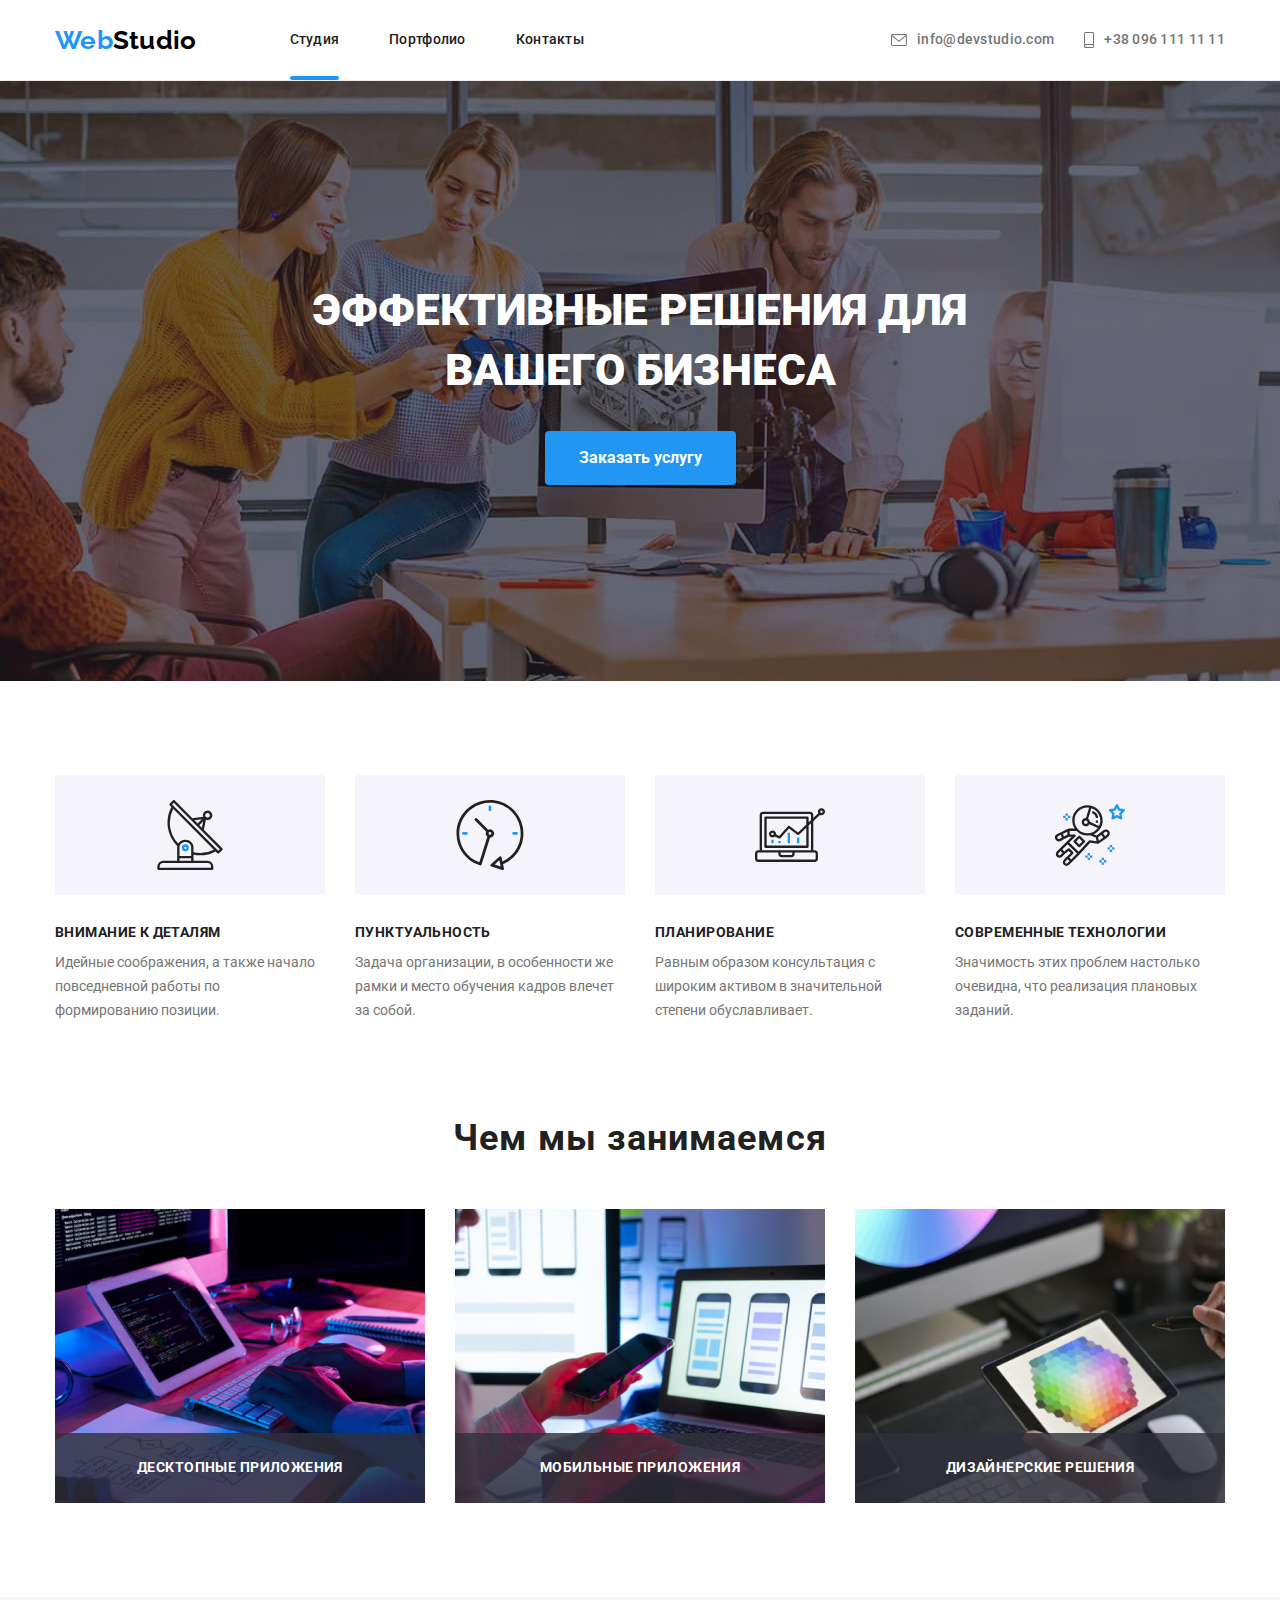
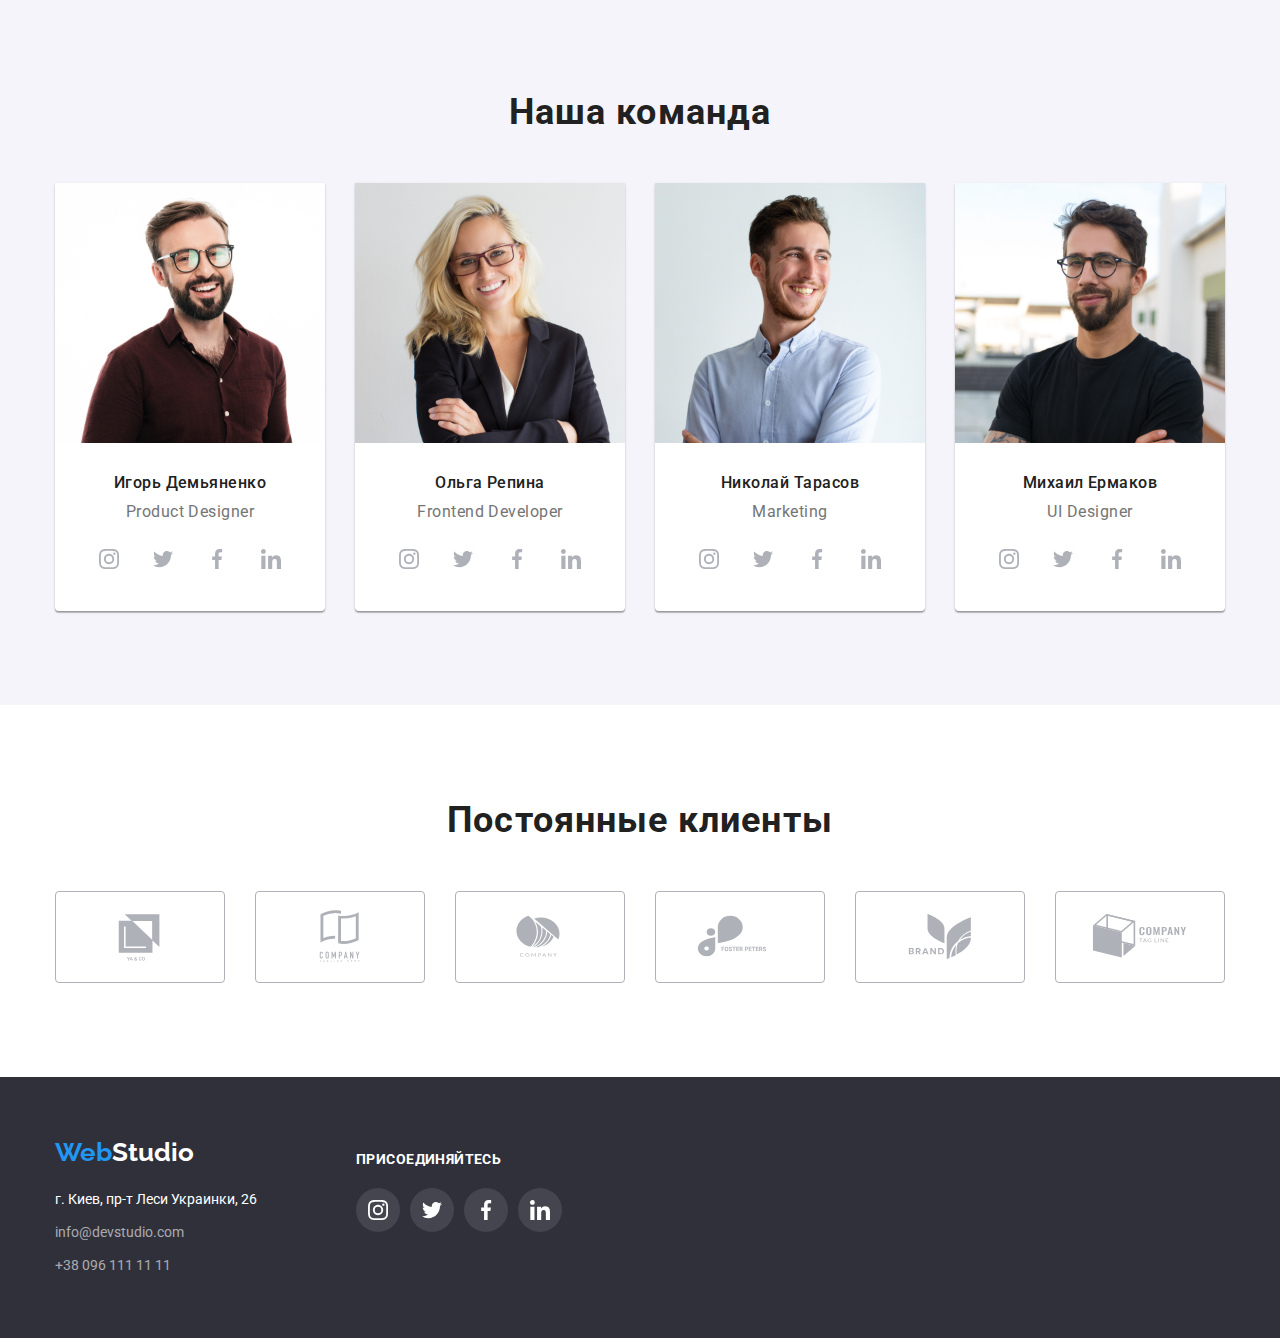
<file: index.html>
<!DOCTYPE html>
<html lang="ru">

<head>
    <meta charset="UTF-8">
    <meta http-equiv="X-UA-Compatible" content="IE=edge">
    <meta name="viewport" content="width=device-width, initial-scale=1.0">
    <title>WebStudio</title>
    <link rel="preconnect" href="https://fonts.googleapis.com">
    <link rel="preconnect" href="https://fonts.gstatic.com" crossorigin>
    <link
        href="https://fonts.googleapis.com/css2?family=Raleway:wght@700&family=Roboto:wght@400;500;700;900&display=swap"
        rel="stylesheet">
    <link rel="stylesheet" href="https://cdnjs.cloudflare.com/ajax/libs/modern-normalize/1.1.0/modern-normalize.css"
        integrity="sha512-Y0MM+V6ymRKN2zStTqzQ227DWhhp4Mzdo6gnlRnuaNCbc+YN/ZH0sBCLTM4M0oSy9c9VKiCvd4Jk44aCLrNS5Q=="
        crossorigin="anonymous" referrerpolicy="no-referrer" />
    <link rel="stylesheet" href="./css/styles.css">
</head>

<body>


    <header class="head-site">
        <div class="head-cont container">
            <!-- section navigate -->
            <nav class="navigation">
                <a href="./index.html" lang="en" class="logo head-logo"><span class="web-logo">Web</span>Studio</a>
                <ul class="nav-list">
                    <li class="item "><a href="./index.html" class="nav-link current">Студия</a></li>
                    <li class="item"><a href="./portfolio.html" class="nav-link">Портфолио</a></li>
                    <li class="item"><a href="#" class="nav-link">Контакты</a></li>
                </ul>
            </nav>
            <ul class="connect">
                <li class="item">
                    <a href="mailto:info@devstudio.com" class="conn-link">
                        <svg class="i-email" width="16" height="12">
                            <use href="./images/icon.svg#icon-envelope"></use>
                        </svg>

                        info@devstudio.com
                    </a>
                </li>
                <li class="item">
                    <a href="tel:+380961111111" class="conn-link">
                        <svg class="i-smart" width="10" height="16">
                            <use href="./images/icon.svg#icon-smartphone"></use>
                        </svg>

                        +38 096 111 11 11
                    </a>
                </li>
            </ul>
        </div>
    </header>
    <main>
        <!-- section hero -->
        <section class="hero overlay section">
            <div class="container ">
                <h1 class="hero-title">Эффективные решения для вашего бизнеса</h1>
                <button type="button" class="primary-button  button" data-modal-open>Заказать услугу</button>
                <div class="backdrop is-hidden" data-modal>
                    <div class="modal">
                        <!-- <p>Lorem, ipsum dolor sit amet consectetur adipisicing elit. Saepe perspiciatis fugiat illo in
                            commodi at nesciunt, veniam beatae quod quo numquam enim minima tenetur accusantium debitis
                            nostrum laborum nobis maxime!</p> -->
                        <button data-modal-close class="closes">
                            <svg class="modal-close">
                                <use href="./images/icon.svg#close-modal"></use>
                            </svg>
                        </button>
                    </div>
                </div>

            </div>
        </section>
        <!-- section work principles -->
        <section class="about section">
            <div class="container">
                <h2 class="visually-hidden">Принципы работы</h2>
                <ul class="about-list">
                    <li class="about-item">
                        <div class="about-svg">
                            <svg width="70" height="70">
                                <use href="./images/icon.svg#icon-antenna-1"></use>
                            </svg>
                        </div>
                        <h3 class="about-title">Внимание к деталям</h3>
                        <p class="about-text">Идейные соображения, а также начало повседневной работы по формированию
                            позиции.</p>
                    </li>
                    <li class="about-item">
                        <div class="about-svg">
                            <svg width="70" height="70">
                                <use href="./images/icon.svg#icon-clock-1"></use>
                            </svg>
                        </div>
                        <h3 class="about-title">Пунктуальность</h3>
                        <p class="about-text">Задача организации, в особенности же рамки и место обучения кадров влечет
                            за
                            собой.</p>
                    </li>
                    <li class="about-item">
                        <div class="about-svg">
                            <svg width="70" height="70">
                                <use href="./images/icon.svg#icon-diagram-1"></use>
                            </svg>
                        </div>
                        <h3 class="about-title">Планирование</h3>
                        <p class="about-text">Равным образом консультация с широким активом в значительной степени
                            обуславливает.</p>
                    </li>
                    <li class="about-item">
                        <div class="about-svg">
                            <svg width="70" height="70">
                                <use href="./images/icon.svg#icon-astronaut-1"></use>
                            </svg>
                        </div>
                        <h3 class="about-title">Современные технологии</h3>
                        <p class="about-text">Значимость этих проблем настолько очевидна, что реализация плановых
                            заданий.
                        </p>
                    </li>
                </ul>
            </div>
        </section>
        <!-- section services -->
        <section class="service section">
            <div class="container">
                <h2 class="service-title title-section">Чем мы занимаемся</h2>
                <ul class="service-list">
                    <li class="service-item">
                        <div class="service-card">
                            <img src="./images/box1.jpg" width="370" alt="набор кода на планшете" />
                            <div class="position-servise-text">
                                <h3 class="servise-text">Десктопные приложения</h3>
                            </div>
                        </div>
                    </li>
                    <li class="service-item">
                        <div class="service-card">
                            <img src="./images/box2.jpg" width="370" alt="визуализация приложения на компьютере" />
                            <div class="position-servise-text">
                                <h3 class="servise-text">Мобильные приложения</h3>
                            </div>
                        </div>
                    </li>
                    <li class="service-item">
                        <div class="service-card">
                            <img src="./images/box3.jpg" width="370" alt="палитра цветов" />
                            <div class="position-servise-text">
                                <h3 class="servise-text">Дизайнерские решения</h3>
                            </div>
                        </div>
                    </li>
                </ul>
            </div>
        </section>
        <!-- section team -->
        <section class="team section">
            <div class="container">
                <h2 class="team-title title-section">Наша команда</h2>
                <ul class="team-list">
                    <li class="team-item">
                        <img src="./images/IgorDemianenko.jpg" width="270" alt="Игорь Демьяненко">
                        <div class="team-wraper">
                            <h3 class="team-name">Игорь Демьяненко</h3>
                            <p class="team-prof">Product Designer</p>
                            <ul class="team-icon">
                                <li class="icon-list">
                                    <a href="https://www.instagram.com" target="_blank" rel="noreferrer noopener"
                                        class="team-link">
                                        <svg class="team-social-icon" width="20" height="20">
                                            <use href="./images/icon.svg#icon-instagram-2"></use>
                                        </svg>
                                    </a>
                                </li>
                                <li class="icon-list">
                                    <a href="https://twitter.com" target="_blank" rel="noreferrer noopener"
                                        class="team-link">
                                        <svg class="team-social-icon" width="20" height="20">
                                            <use href="./images/icon.svg#icon-twitter-1"></use>
                                        </svg>
                                    </a>
                                </li>
                                <li class="icon-list"><a href="https://www.facebook.com/" target="_blank"
                                        rel="noreferrer noopener" class="team-link">
                                        <svg class="team-social-icon" width="20" height="20">
                                            <use href="./images/icon.svg#icon-facebook-1"></use>
                                        </svg>
                                    </a>
                                </li>
                                <li class="icon-list"><a href="https://linkedin.com" target="_blank"
                                        rel="noreferrer noopener" class="team-link">
                                        <svg class="team-social-icon" width="20" height="20">
                                            <use href="./images/icon.svg#icon-linkedin-1"></use>
                                        </svg>
                                    </a>
                                </li>
                            </ul>
                        </div>
                    </li>
                    <li class="team-item">
                        <img src="./images/OlgaRepina.jpg" width="270" alt="Ольга Репина">
                        <div class="team-wraper">
                            <h3 class="team-name">Ольга Репина</h3>
                            <p class="team-prof">Frontend Developer</p>
                            <ul class="team-icon">
                                <li class="icon-list">
                                    <a href="https://www.instagram.com" target="_blank" rel="noreferrer noopener"
                                        class="team-link">
                                        <svg class="team-social-icon" width="20" height="20">
                                            <use href="./images/icon.svg#icon-instagram-2"></use>
                                        </svg>
                                    </a>
                                </li>
                                <li class="icon-list">
                                    <a href="https://twitter.com" target="_blank" rel="noreferrer noopener"
                                        class="team-link">
                                        <svg class="team-social-icon" width="20" height="20">
                                            <use href="./images/icon.svg#icon-twitter-1"></use>
                                        </svg>
                                    </a>
                                </li>
                                <li class="icon-list"><a href="https://www.facebook.com/" target="_blank"
                                        rel="noreferrer noopener" class="team-link">
                                        <svg class="team-social-icon" width="20" height="20">
                                            <use href="./images/icon.svg#icon-facebook-1"></use>
                                        </svg>
                                    </a>
                                </li>
                                <li class="icon-list"><a href="https://linkedin.com" target="_blank"
                                        rel="noreferrer noopener" class="team-link">
                                        <svg class="team-social-icon" width="20" height="20">
                                            <use href="./images/icon.svg#icon-linkedin-1"></use>
                                        </svg>
                                    </a>
                                </li>
                            </ul>
                        </div>
                    </li>
                    <li class="team-item">
                        <img src="./images/NikolaiTarasov.jpg" width="270" alt="Николай Тарасов">
                        <div class="team-wraper">
                            <h3 class="team-name">Николай Тарасов</h3>
                            <p class="team-prof">Marketing</p>
                            <ul class="team-icon">
                                <li class="icon-list">
                                    <a href="https://www.instagram.com" target="_blank" rel="noreferrer noopener"
                                        class="team-link">
                                        <svg class="team-social-icon" width="20" height="20">
                                            <use href="./images/icon.svg#icon-instagram-2"></use>
                                        </svg>
                                    </a>
                                </li>
                                <li class="icon-list">
                                    <a href="https://twitter.com" target="_blank" rel="noreferrer noopener"
                                        class="team-link">
                                        <svg class="team-social-icon" width="20" height="20">
                                            <use href="./images/icon.svg#icon-twitter-1"></use>
                                        </svg>
                                    </a>
                                </li>
                                <li class="icon-list"><a href="https://www.facebook.com/" target="_blank"
                                        rel="noreferrer noopener" class="team-link">
                                        <svg class="team-social-icon" width="20" height="20">
                                            <use href="./images/icon.svg#icon-facebook-1"></use>
                                        </svg>
                                    </a>
                                </li>
                                <li class="icon-list"><a href="https://linkedin.com" target="_blank"
                                        rel="noreferrer noopener" class="team-link">
                                        <svg class="team-social-icon" width="20" height="20">
                                            <use href="./images/icon.svg#icon-linkedin-1"></use>
                                        </svg>
                                    </a>
                                </li>
                            </ul>
                        </div>
                    </li>
                    <li class="team-item">
                        <img src="./images/MixailErmacov.jpg" width="270" alt="Михаил Ермаков">
                        <div class="team-wraper">
                            <h3 class="team-name">Михаил Ермаков</h3>
                            <p class="team-prof">UI Designer</p>
                            <ul class="team-icon">
                                <li class="icon-list">
                                    <a href="https://www.instagram.com" target="_blank" rel="noreferrer noopener"
                                        class="team-link">
                                        <svg class="team-social-icon" width="20" height="20">
                                            <use href="./images/icon.svg#icon-instagram-2"></use>
                                        </svg>
                                    </a>
                                </li>
                                <li class="icon-list">
                                    <a href="https://twitter.com" target="_blank" rel="noreferrer noopener"
                                        class="team-link">
                                        <svg class="team-social-icon" width="20" height="20">
                                            <use href="./images/icon.svg#icon-twitter-1"></use>
                                        </svg>
                                    </a>
                                </li>
                                <li class="icon-list">
                                    <a href="https://www.facebook.com/" target="_blank" rel="noreferrer noopener"
                                        class="team-link">
                                        <svg class="team-social-icon" width="20" height="20">
                                            <use href="./images/icon.svg#icon-facebook-1"></use>
                                        </svg>
                                    </a>
                                </li>
                                <li class="icon-list">
                                    <a href="https://linkedin.com" target="_blank" rel="noreferrer noopener"
                                        class="team-link">
                                        <svg class="team-social-icon" width="20" height="20">
                                            <use href="./images/icon.svg#icon-linkedin-1"></use>
                                        </svg>
                                    </a>
                                </li>
                            </ul>
                        </div>
                    </li>
                </ul>
            </div>
        </section>
        <!-- section Regular customers -->
        <section class="customers section">
            <div class="container">
                <h2 class="customers-title title-section">Постоянные клиенты</h2>
                <ul class="customers-list">
                    <li class="customers-item">
                        <a href="#" class="customers-link">
                            <svg class="customers-svg">
                                <use href="./images/icon.svg#icon-Logo1"></use>
                            </svg>
                        </a>
                    </li>
                    <li class="customers-item">
                        <a href="#" class="customers-link">
                            <svg class="customers-svg">
                                <use href="./images/icon.svg#icon-Logo2"></use>
                            </svg>
                        </a>
                    </li>
                    <li class="customers-item">
                        <a href="#" class="customers-link">
                            <svg class="customers-svg">
                                <use href="./images/icon.svg#icon-Logo3"></use>
                            </svg>
                        </a>
                    </li>
                    <li class="customers-item">
                        <a href="#" class="customers-link">
                            <svg class="customers-svg">
                                <use href="./images/icon.svg#icon-Logo4"></use>
                            </svg>
                        </a>
                    </li>
                    <li class="customers-item">
                        <a href="#" class="customers-link">
                            <svg class="customers-svg">
                                <use href="./images/icon.svg#icon-Logo5"></use>
                            </svg>
                        </a>
                    </li>
                    <li class="customers-item">
                        <a href="#" class="customers-link">
                            <!-- <svg class="customers-svg" width="106" heigth="60"> -->
                            <svg class="customers-svg">
                                <use href="./images/icon.svg#icon-Logo6"></use>
                            </svg>
                        </a>
                    </li>
                </ul>
            </div>
        </section>
    </main>
    <footer class="footer">
        <div class="container">
            <!-- section contacts -->
            <div class="primary-fsection">
                <a href="./index.html" lang="en" class="logo footer-logo"><span class="web-logo">Web</span>Studio</a>
                <address class="address">
                    <ul class="footer-list">
                        <li class="footer-item">
                            <a href="https://goo.gl/maps/28opbv9EyFsikmQ97" target="_blank" rel="noreferrer noopener"
                                class="footer-contacts "><span class="address-color">г. Киев,
                                    пр-т Леси Украинки, 26</span></a>
                        </li>
                        <li class="footer-item">
                            <a href="mailto:info@devstudio.com" class="footer-contacts">info@devstudio.com</a>
                        </li>
                        <li class="footer-item">
                            <a href="tel:+380961111111" class="footer-contacts">+38 096 111 11 11</a>
                        </li>
                    </ul>
                </address>
            </div>
            <div class="second-fsection">
                <h2 class="footer-title">присоединяйтесь</h2>
                <ul class="footer-social">
                    <li class="fsocial-list">
                        <a href="https://www.instagram.com" target="_blank" rel="noreferrer noopener"
                            class="fsocial-link">
                            <svg class="fsocial-icon" width="20" height="20">
                                <use href="./images/icon.svg#icon-instagram-2"></use>
                            </svg>
                        </a>
                    </li>
                    <li class="fsocial-list">
                        <a href="https://twitter.com" target="_blank" rel="noreferrer noopener" class="fsocial-link">
                            <svg class="fsocial-icon" width="20" height="20">
                                <use href="./images/icon.svg#icon-twitter-1"></use>
                            </svg>
                        </a>
                    </li>
                    <li class="fsocial-list">
                        <a href="https://www.facebook.com/" target="_blank" rel="noreferrer noopener"
                            class="fsocial-link">
                            <svg class="fsocial-icon" width="20" height="20">
                                <use href="./images/icon.svg#icon-facebook-1"></use>
                            </svg>
                        </a>
                    </li>
                    <li class="fsocial-list">
                        <a href="https://linkedin.com" target="_blank" rel="noreferrer noopener" class="fsocial-link">
                            <svg class="fsocial-icon" width="20" height="20">
                                <use href="./images/icon.svg#icon-linkedin-1"></use>
                            </svg>
                        </a>
                    </li>
                </ul>
            </div>
        </div>
    </footer>
    <script src="./js/modal.js"></script>
</body>

</html>
</file>
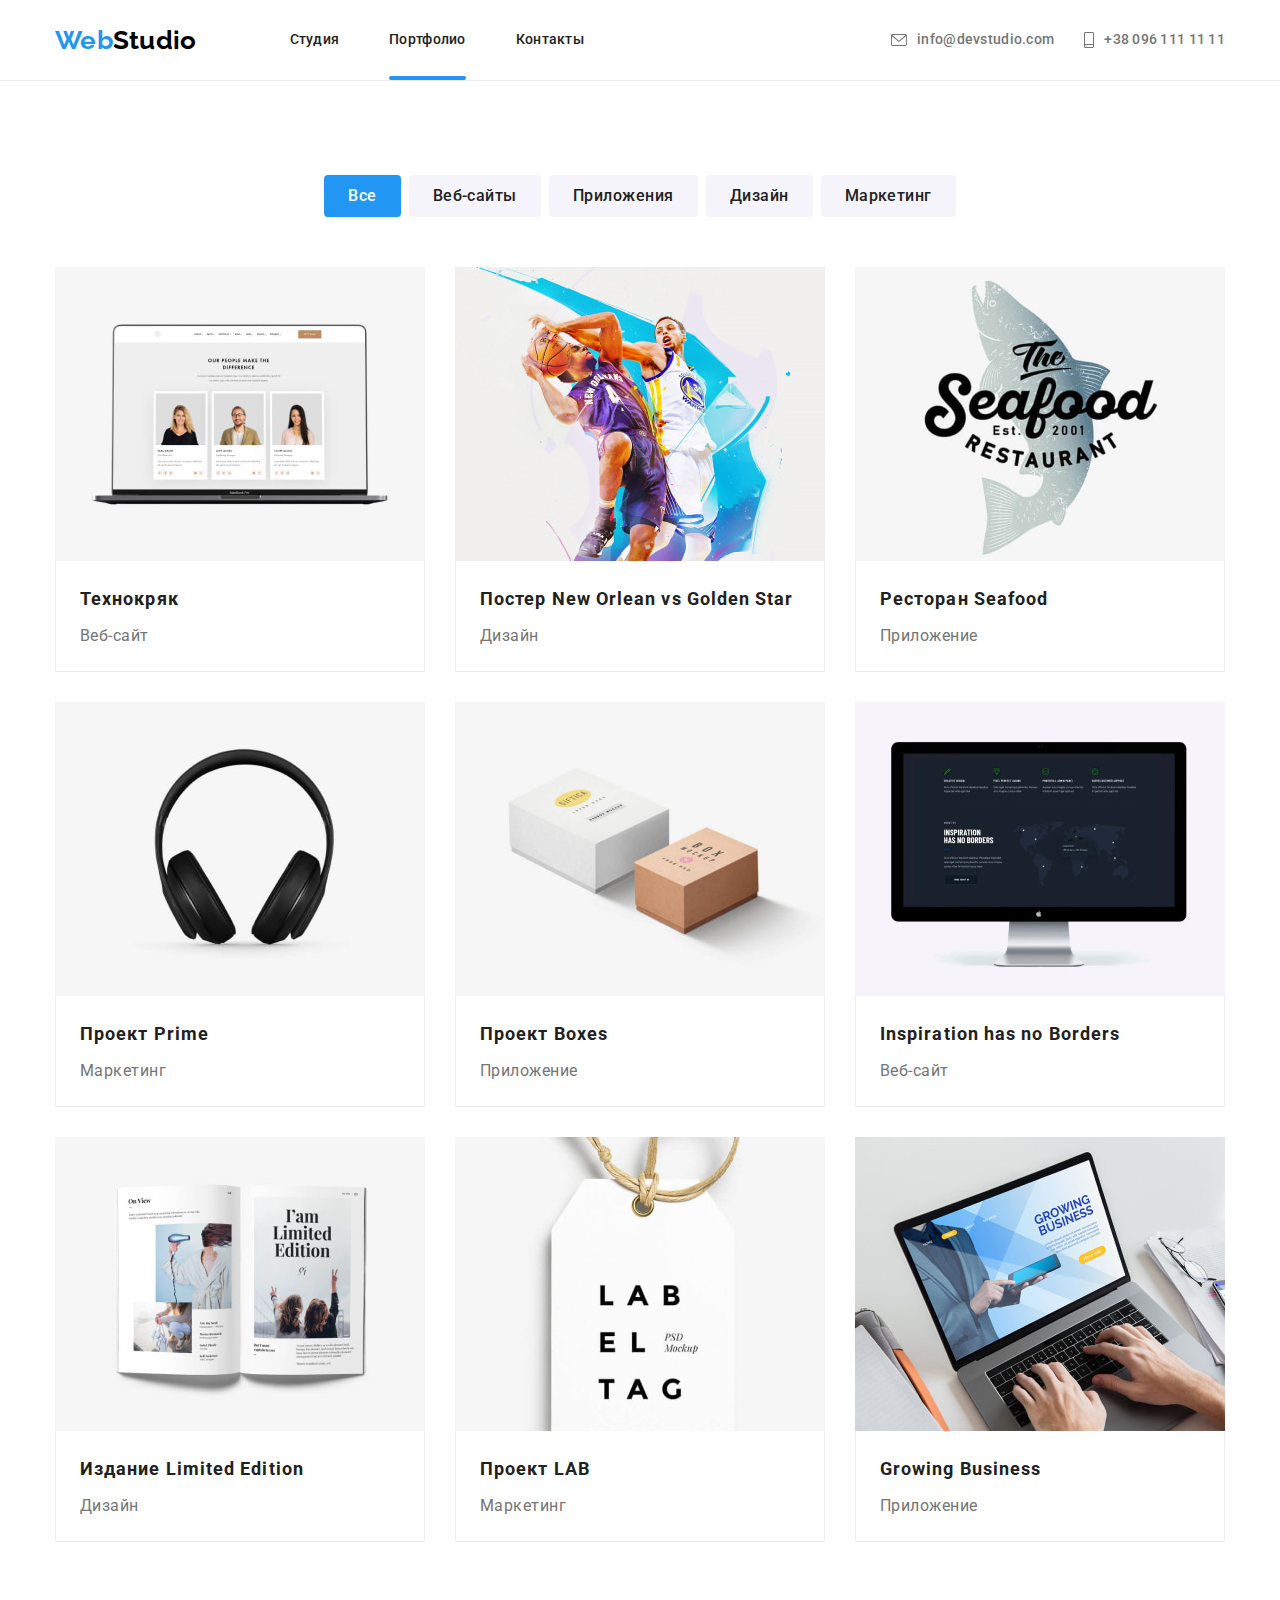
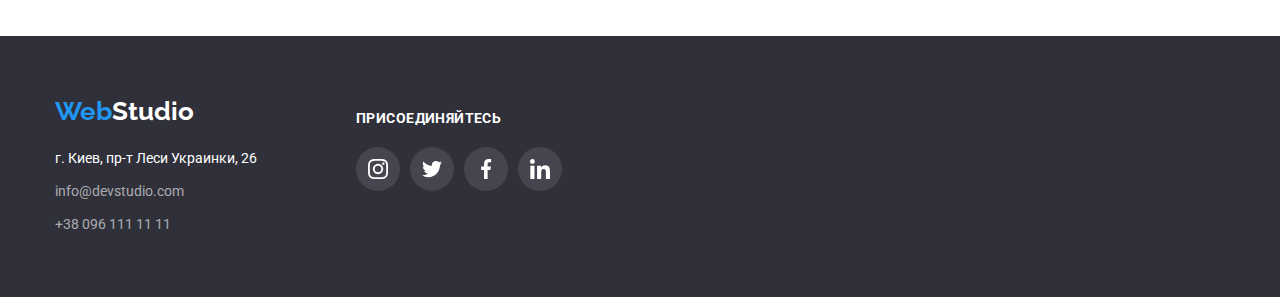
<file: portfolio.html>
<!DOCTYPE html>
<html lang="ru">

<head>
    <meta charset="UTF-8">
    <meta http-equiv="X-UA-Compatible" content="IE=edge">
    <meta name="viewport" content="width=device-width, initial-scale=1.0">
    <title>Portfolio</title>

    <link rel="preconnect" href="https://fonts.googleapis.com">
    <link rel="preconnect" href="https://fonts.gstatic.com" crossorigin>
    <link
        href="https://fonts.googleapis.com/css2?family=Raleway:wght@700&family=Roboto:wght@400;500;700;900&display=swap"
        rel="stylesheet">
    <link rel="stylesheet" href="https://cdnjs.cloudflare.com/ajax/libs/modern-normalize/1.1.0/modern-normalize.css"
        integrity="sha512-Y0MM+V6ymRKN2zStTqzQ227DWhhp4Mzdo6gnlRnuaNCbc+YN/ZH0sBCLTM4M0oSy9c9VKiCvd4Jk44aCLrNS5Q=="
        crossorigin="anonymous" referrerpolicy="no-referrer" />
    <link rel="stylesheet" href="./css/styles.css">
</head>

<body>

    <header class="head-site">
        <div class="head-cont container">
            <!-- section navigate -->
            <nav class="navigation">
                <a href="./index.html" lang="en" class="logo head-logo"><span class="web-logo">Web</span>Studio</a>
                <ul class="nav-list">
                    <li class="item"><a href="./index.html" class="nav-link">Студия</a></li>
                    <li class="item"><a href="./portfolio.html" class="nav-link current">Портфолио</a></li>
                    <li class="item"><a href="#" class="nav-link">Контакты</a></li>
                </ul>
            </nav>
            <ul class="connect">
                <li class="item">
                    <a href="mailto:info@devstudio.com" class="conn-link">
                        <svg class="i-email" width="16" height="12">
                            <use href="./images/icon.svg#icon-envelope"></use>
                        </svg>

                        info@devstudio.com
                    </a>
                </li>
                <li class="item">
                    <a href="tel:+380961111111" class="conn-link">
                        <svg class="i-smart" width="10" height="16">
                            <use href="./images/icon.svg#icon-smartphone"></use>
                        </svg>

                        +38 096 111 11 11
                    </a>
                </li>
            </ul>
        </div>
    </header>
    <main>
        <h1 class="visually-hidden">Портфолио WebStudio</h1>
        <!-- section filter button -->
        <section class="portfolio section">
            <div class="container">
                <h2 class="visually-hidden">Список наших услуг</h2>
                <ul class="filter">
                    <li class="filter-item"><button type="button" class="filter-button button btn-current">Все</button>
                    </li>
                    <li class="filter-item"><button type="button" class="filter-button button">Веб-сайты</button></li>
                    <li class="filter-item"><button type="button" class="filter-button button">Приложения</button></li>
                    <li class="filter-item"><button type="button" class="filter-button button">Дизайн</button></li>
                    <li class="filter-item"><button type="button" class="filter-button button">Маркетинг</button></li>
                </ul>

                <!-- section Portfolio -->

                <h2 class="visually-hidden">Наши работы</h2>
                <ul class="port-list">
                    <li class="port-item">
                        <a href="#" class="port-link">
                            <div class="port-text-position">
                                <img src="./images/portfolio1.jpg" alt="Ноутбук с карточками" width="370">
                                <p class="port-text-item">Ресурс предлагает комплексные предложения с разным уровнем
                                    функционала и сервисов. Все это позволит посетителю получить
                                    исчерпывающие сведения о компании или частном лице.</p>
                            </div>

                            <div class="port-wraper">
                                <h3 class="port-title">Технокряк</h3>
                                <p class="port-text">Веб-сайт</p>
                            </div>
                        </a>
                    </li>
                    <li class="port-item">
                        <a href="#" class="port-link">
                            <div class="port-text-position">
                                <img src="./images/portfolio2.jpg" alt="Баскетболисты" width="370">
                                <p class="port-text-item">Lorem ipsum dolor sit amet consectetur, adipisicing elit.
                                    Numquam quod inventore placeat atque, beatae dolores error ab non unde impedit
                                    corrupti laborum quaerat nisi quidem sint! Asperiores.</p>
                            </div>

                            <div class="port-wraper">
                                <h3 class="port-title">Постер New Orlean vs Golden Star</h3>
                                <p class="port-text">Дизайн</p>
                            </div>
                        </a>
                    </li>
                    <li class="port-item">
                        <a href="#" class="port-link">
                            <div class="port-text-position">
                                <img src="./images/portfolio3.jpg" alt="Логотип Ресторан Seafood" width="370">
                                <p class="port-text-item">Lorem ipsum dolor sit amet consectetur adipisicing elit.
                                    Voluptatum neque iste, quam possimus tempore ipsum laborum nisi repellendus ea
                                    maiores laudantium?</p>
                            </div>

                            <div class="port-wraper">
                                <h3 class="port-title">Ресторан Seafood</h3>
                                <p class="port-text">Приложение</p>
                            </div>
                        </a>
                    </li>
                    <li class="port-item">
                        <a href="#" class="port-link">
                            <div class="port-text-position">
                                <img src="./images/portfolio4.jpg" alt="Наушники" width="370">
                                <p class="port-text-item">Lorem ipsum dolor sit amet consectetur adipisicing elit.
                                    Repellendus nobis quia culpa, vero fugit nam delectus quasi suscipit aspernatur quo,
                                    iure at? In?</p>
                            </div>

                            <div class="port-wraper">
                                <h3 class="port-title">Проект Prime</h3>
                                <p class="port-text">Маркетинг</p>
                            </div>
                        </a>
                    </li>
                    <li class="port-item">
                        <a href="#" class="port-link">
                            <div class="port-text-position">
                                <img src="./images/portfolio5.jpg" alt="Коробки" width="370">
                                <p class="port-text-item">Lorem ipsum dolor sit, amet consectetur adipisicing elit.
                                    Labore perspiciatis perferendis beatae quidem eveniet asperiores..</p>
                            </div>

                            <div class="port-wraper">
                                <h3 class="port-title">Проект Boxes</h3>
                                <p class="port-text">Приложение</p>
                            </div>
                        </a>
                    </li>
                    <li class="port-item">
                        <a href="#" class="port-link">
                            <div class="port-text-position">
                                <img src="./images/portfolio6.jpg" alt="Монитор" width="370">
                                <p class="port-text-item">Lorem ipsum dolor sit amet consectetur adipisicing elit.
                                    Inventore doloribus modi debitis repellat eum, facilis reprehenderit, cupiditate
                                    illo est culpa, voluptate similique!</p>
                            </div>

                            <div class="port-wraper">
                                <h3 class="port-title">Inspiration has no Borders</h3>
                                <p class="port-text">Веб-сайт</p>
                            </div>
                        </a>
                    </li>
                    <li class="port-item">
                        <a href="#" class="port-link">
                            <div class="port-text-position">
                                <img src="./images/portfolio7.jpg" alt="Разворот журнала" width="370">
                                <p class="port-text-item">Lorem ipsum dolor, sit amet consectetur adipisicing elit.
                                    Incidunt molestiae porro ut numquam ea! Qui aut nulla dolorum eligendi eum?.</p>
                            </div>

                            <div class="port-wraper">
                                <h3 class="port-title">Издание Limited Edition</h3>
                                <p class="port-text">Дизайн</p>
                            </div>
                        </a>
                    </li>
                    <li class="port-item">
                        <a href="#" class="port-link">
                            <div class="port-text-position">
                                <img src="./images/portfolio8.jpg" alt="Ярлык с надписью " width="370">
                                <p class="port-text-item">Lorem, ipsum dolor sit amet consectetur adipisicing elit.
                                    Dolorum impedit aliquid officiis numquam magnam facere maiores eaque. Modi eum
                                    laborum dolores nam itaque tempora aspernatur.</p>
                            </div>

                            <div class="port-wraper">
                                <h3 class="port-title">Проект LAB</h3>
                                <p class="port-text">Маркетинг</p>
                            </div>
                        </a>
                    </li>
                    <li class="port-item">
                        <a href="#" class="port-link">
                            <div class="port-text-position">
                                <img src="./images/portfolio9.jpg" alt="Руки человека на клавиатуре ноутбука"
                                    width="370">
                                <p class="port-text-item">Lorem ipsum dolor sit amet consectetur adipisicing elit.
                                    Obcaecati, a quas dicta repudiandae consequuntur expedita possimus ratione eaque
                                    placeat deserunt sit repellat id dolore unde, provident fugiat, iusto quisquam illo!
                                </p>
                            </div>


                            <div class="port-wraper">
                                <h3 class="port-title">Growing Business</h3>
                                <p class="port-text">Приложение</p>
                            </div>
                        </a>
                    </li>
                </ul>
            </div>
        </section>
    </main>
    <footer class="footer">
        <div class="container">
            <!-- section contacts -->
            <div class="primary-fsection">
                <a href="./index.html" lang="en" class="logo footer-logo"><span class="web-logo">Web</span>Studio</a>
                <address class="address">
                    <ul class="footer-list">
                        <li class="footer-item"><a href="https://goo.gl/maps/28opbv9EyFsikmQ97" target="_blank"
                                rel="noreferrer noopener" class="footer-contacts"><span class="address-color">г. Киев,
                                    пр-т Леси Украинки, 26</span></a></li>
                        <li class="footer-item"><a href="mailto:info@devstudio.com"
                                class="footer-contacts">info@devstudio.com</a></li>
                        <li class="footer-item"><a href="tel:+380961111111" class="footer-contacts">+38 096 111 11
                                11</a>
                        </li>
                    </ul>
                </address>
            </div>
            <div class="second-fsection">
                <h2 class="footer-title">присоединяйтесь</h2>
                <ul class="footer-social">
                    <li class="fsocial-list">
                        <a href="https://www.instagram.com" target="_blank" rel="noreferrer noopener"
                            class="fsocial-link">
                            <svg class="fsocial-icon" width="20" height="20">
                                <use href="./images/icon.svg#icon-instagram-2"></use>
                            </svg>
                        </a>
                    </li>
                    <li class="fsocial-list">
                        <a href="https://twitter.com" target="_blank" rel="noreferrer noopener" class="fsocial-link">
                            <svg class="fsocial-icon" width="20" height="20">
                                <use href="./images/icon.svg#icon-twitter-1"></use>
                            </svg>
                        </a>
                    </li>
                    <li class="fsocial-list">
                        <a href="https://www.facebook.com/" target="_blank" rel="noreferrer noopener"
                            class="fsocial-link">
                            <svg class="fsocial-icon" width="20" height="20">
                                <use href="./images/icon.svg#icon-facebook-1"></use>
                            </svg>
                        </a>
                    </li>
                    <li class="fsocial-list">
                        <a href="https://linkedin.com" target="_blank" rel="noreferrer noopener" class="fsocial-link">
                            <svg class="fsocial-icon" width="20" height="20">
                                <use href="./images/icon.svg#icon-linkedin-1"></use>
                            </svg>
                        </a>
                    </li>
                </ul>
            </div>
        </div>
    </footer>
    <script src="./js/modal.js"></script>
</body>

</html>
</file>
<file: css/styles.css>
:root {
  --logo-text-font: 'Raleway', sans-serif;
  --primary-font: 'Roboto', sans-serif;

  --primary-letter-spacing: 0.03em;

  --portfolio-bgc-hover: rgba(33, 150, 243, 0.9);
  --nohover-navlink-color: #212121;
  --hover-cont-link: #2196f3;
  --primary-text-color: #757575;
  --communication-color: rgba(255, 255, 255, 0.6);
  --button-text-color: #ffffff;
  --title-text-color: #212121;
  --accent-bg-color: #ffffff;
  --hero-bg-color: #c4c4c4;

  --team-section-bgcolor: #f5f4fa;
  --team-social-link: #afb1b8;
  --team-social-link-hover: #ffffff;
  --team-soc-bg-hover: #2196f3;

  --customers-color: #afb1b8;
  --customers-hover-color: #2196f3;

  --footer-title: #ffffff;
  --fsocial-icon-color: #ffffff;
  --fsocial-link-hover: #2196f3;
  --text-color-white: #ffffff;

  --backdrop-bgc: rgba(0, 0, 0, 0.2);
  --white-bgc: #ffffff;

  --card-set-gap: 30px;

  --animation-transition: 250ms cubic-bezier(0.4, 0, 0.2, 1);
}
/* Глобальные стили */
h1,
h2,
h3,
h4,
h5,
h6,
p,
ul {
  margin: 0;
  padding: 0;
}
img {
  display: block;
  max-width: 100%;
}
body {
  background-color: var(--accent-bg-color);
  font-family: var(--primary-font);
  color: var(--primary-text-color);
}
a {
  text-decoration: none;
}
li {
  list-style: none;
}
.title-section {
  font-weight: 700;
  font-size: 36px;
  line-height: 1.17;
  text-align: center;
  letter-spacing: var(--primary-letter-spacing);
}
.button {
  font-family: inherit;
  cursor: pointer;
  border-color: transparent;
  border-radius: 4px;
}
.container {
  width: 1200px;
  margin: 0 auto;

  padding-left: 15px;
  padding-right: 15px;
}
.section {
  padding-top: 94px;
  padding-bottom: 94px;
}
/* :hover,
:focus {
  transition: var(--animation-transition);
} */

/* Скрытый заголовок h2 */
.visually-hidden {
  position: absolute;
  width: 1px;
  height: 1px;
  margin: -1px;
  border: 0;
  padding: 0;

  white-space: nowrap;
  clip-path: inset(100%);
  clip: rect(0 0 0 0);
  overflow: hidden;
}
/* Подсвечивание текущей страницы */
.current:visited {
  color: var(--hover-cont-link);
}

/* Стили шапки */
.head-site {
  font-weight: 500;
  font-size: 14px;
  line-height: 1.14;
  letter-spacing: 0.02em;
  border-bottom: 1px solid #ececec;
}
.head-cont {
  min-height: 80px;
  display: flex;
  justify-content: space-between;
  align-items: center;
}
/* Лого */
.logo {
  font-family: var(--logo-text-font);
  font-weight: 700;
  font-size: 26px;
  line-height: 1.19;
}
.web-logo {
  color: #2196f3;
}
.head-logo {
  color: #000000;
}
.footer-logo {
  color: #ffffff;
}
/* Секция навигации */
.navigation {
  display: flex;
  align-items: center;
}
.nav-list {
  display: flex;
  margin-left: 93px;
}
.nav-list .item + .item {
  margin-left: 50px;
}

.nav-link {
  display: block;
  padding-top: 32px;
  padding-bottom: 32px;
  font-weight: 500;
  font-size: 14px;
  line-height: 1.14;
  letter-spacing: 0.02em;
  color: var(--nohover-navlink-color);
  transition: color var(--animation-transition);
}

.nav-link:hover,
.nav-link:focus {
  color: var(--hover-cont-link);
  transition: color var(--animation-transition);
}
.item {
  position: relative;
}
.nav-link.current::after {
  position: absolute;
  content: '';
  display: block;
  left: 0;
  bottom: 0;
  width: 100%;
  height: 4px;
  background-color: var(--hover-cont-link);
  border-radius: 2px;
}
/* Обратная связь с разработчиками */
.connect {
  display: flex;
}
.connect .item + .item {
  margin-left: 30px;
}
.conn-link {
  display: flex;
  align-items: center;
  padding-top: 32px;
  padding-bottom: 32px;
  color: var(--primary-text-color);
  transition: color var(--animation-transition);
}
.conn-link:hover,
.conn-link:focus {
  color: var(--hover-cont-link);
  transition: color var(--animation-transition);
}
.i-email,
.i-smart {
  fill: currentColor;
  margin-right: 10px;
}
/* Секция подвал сайта */
.footer {
  background-color: #2f303a;
  padding-top: 60px;
  padding-bottom: 60px;
}
.footer .container {
  display: flex;
}
.address {
  font-style: normal;
  font-size: 14px;
  line-height: 1.71;
  color: #ffffff;
  margin-top: 20px;
}
.address-color {
  color: #ffffff;
}
.footer-item + .footer-item {
  margin-top: 9px;
}
.footer-contacts {
  color: var(--communication-color);
  transition: color var(--animation-transition);
}
.footer-contacts:hover,
.footer-contacts:focus {
  color: var(--hover-cont-link);
  transition: color var(--animation-transition);
}
.address-color:hover,
.address-color:focus {
  color: var(--hover-cont-link);
  transition: color var(--animation-transition);
}
.primary-fsection {
  min-width: 231px;
}
.second-fsection {
  margin-left: 70px;
  padding-top: 15px;
}
.footer-title {
  font-family: var(--primary-font);
  font-weight: 700;
  font-size: 14px;
  line-height: 1.14;
  letter-spacing: var(--primary-letter-spacing);
  text-transform: uppercase;
  color: var(--footer-title);
  margin-bottom: 20px;
}

.footer-social {
  display: flex;
}
.fsocial-list:nth-child(n + 2) {
  margin-left: 10px;
}
.fsocial-link {
  display: flex;
  align-items: center;
  justify-content: center;
  width: 44px;
  height: 44px;
  border-radius: 50%;
  background: rgba(255, 255, 255, 0.1);
  transition: background var(--animation-transition);
}
.fsocial-icon {
  fill: var(--fsocial-icon-color);
}
.fsocial-link:hover,
.fsocial-link:focus {
  background: var(--fsocial-link-hover);
  transition: background var(--animation-transition);
}
/* Модальное окно */
/* .hero.overlay {
  position: relative;
} */
.backdrop {
  position: fixed;
  left: 0;
  top: 0;
  width: 100%;
  height: 100%;
  transition: opacity var(--animation-transition), visibility var(--animation-transition);
  background: var(--backdrop-bgc);
  z-index: 5;
}
.is-hidden {
  visibility: hidden;
  opacity: 0;
  pointer-events: none;
}
.modal {
  position: absolute;
  top: 50%;
  left: 50%;
  transform: translate(-50%, -50%);
  width: 528px;
  height: 581px;
  background-color: var(--white-bgc);
  box-shadow: 0px 1px 3px rgba(0, 0, 0, 0.12), 0px 1px 1px rgba(0, 0, 0, 0.14),
    0px 2px 1px rgba(0, 0, 0, 0.2);
  border-radius: 4px;
}
.closes {
  position: absolute;
  top: 8px;
  right: 8px;
  display: flex;
  align-items: center;
  justify-content: center;
  width: 30px;
  height: 30px;
  border: 1px solid rgba(0, 0, 0, 0.1);
  border-radius: 50%;
  background: transparent;
  cursor: pointer;
}
.modal-close {
  height: 11px;
  width: 11px;
}

/* Стили отдельных страниц */
/* Секция страницы WebStudio */
/* Секция hero с заказом услуг */
.hero {
  margin: 0 auto;
  max-height: 600px;
  max-width: 1600px;
  padding-top: 200px;
  padding-bottom: 200px;
}
.hero.overlay {
  background-position: center;
  background-size: cover;
  background-repeat: no-repeat;
  background-image: linear-gradient(to right, rgba(47, 48, 58, 0.4), rgba(47, 48, 58, 0.4)),
    url(../images/Hero.jpg);
  background-color: var(--hero-bg-color);
}
.hero .container {
  width: 696px;
  text-align: center;
}

.hero-title {
  text-transform: uppercase;
  font-weight: 900;
  font-size: 44px;
  line-height: 1.36;
  color: #ffffff;
}
.primary-button {
  padding: 10px 32px;
  margin-left: auto;
  margin-right: auto;
  margin-top: 30px;
  background: #2196f3;
  font-weight: 700;
  font-size: 16px;
  line-height: 1.9;
  color: var(--button-text-color);
  box-shadow: 0px 3px 1px rgba(0, 0, 0, 0.1), 0px 1px 2px rgba(0, 0, 0, 0.08),
    0px 2px 2px rgba(0, 0, 0, 0.12);
  transition: background var(--animation-transition);
}
.primary-button:hover,
.primary-button:focus {
  background: #188ce8;
  transition: background var(--animation-transition);
}

/* Секция как мы работаем*/
.about.section {
  padding-bottom: 0px;
}
.about-list {
  display: flex;
}
.about-item {
  width: 270px;
}
.about-item + .about-item {
  margin-left: 30px;
}
.about-svg {
  display: flex;
  min-width: 270px;
  min-height: 120px;
  justify-content: center;
  align-items: center;
  background-color: #f5f4fa;
  margin-bottom: 30px;
}
.about-title {
  font-weight: 700;
  font-size: 14px;
  line-height: 1.14;
  letter-spacing: var(--primary-letter-spacing);
  text-transform: uppercase;
  color: var(--title-text-color);
  margin-bottom: 10px;
}
.about-text {
  font-size: 14px;
  line-height: 1.71;
}
/* Секция Чем Мы занимаемся */
/* .service .container {
  text-align: center;
} */
.service-title {
  color: var(--title-text-color);
  margin-bottom: 50px;
}
.service-list {
  display: flex;
  /* justify-content: space-evenly; */
}
.service-item + .service-item {
  margin-left: 30px;
}
.service-card {
  position: relative;
  /* z-index: -1; */
}
.position-servise-text {
  position: absolute;
  left: 0;
  bottom: 0;

  display: flex;
  width: 100%;
  padding-top: 27px;
  padding-bottom: 27px;
  justify-content: center;
  align-items: center;
  color: #ffffff;
  background-color: rgba(47, 48, 58, 0.8);
}
.servise-text {
  font-weight: 700;
  font-size: 14px;
  line-height: 1.14;
  text-align: center;
  letter-spacing: var(--primary-letter-spacing);
  text-transform: uppercase;
}
/* Секция Наша команда */
.team {
  text-align: center;
  background-color: var(--team-section-bgcolor);
}
.team-title {
  margin-bottom: 50px;
  color: var(--title-text-color);
}
.team-list {
  display: flex;
}
.team-item {
  background: #ffffff;
  box-shadow: 0px 1px 3px rgba(0, 0, 0, 0.12), 0px 1px 1px rgba(0, 0, 0, 0.14),
    0px 2px 1px rgba(0, 0, 0, 0.2);
  border-radius: 0px 0px 4px 4px;
}
.team-item + .team-item {
  margin-left: 30px;
}
.team-wraper {
  padding-top: 30px;
  padding-bottom: 30px;
}
.team-name {
  font-weight: 500;
  font-size: 16px;
  line-height: 1.19;
  letter-spacing: var(--primary-letter-spacing);
  color: var(--title-text-color);
}
.team-prof {
  font-size: 16px;
  line-height: 1.19;
  text-align: center;
  letter-spacing: var(--primary-letter-spacing);
  margin-top: 10px;
}
/* Team social link */
.team-icon {
  display: flex;
  justify-content: center;
  margin-top: 16px;
}

.icon-list:nth-child(n + 2) {
  margin-left: 10px;
}

.team-link {
  display: flex;
  align-items: center;
  justify-content: center;
  width: 44px;
  height: 44px;
  border-radius: 50%;
  color: var(--team-social-link);
  transition: color var(--animation-transition), background var(--animation-transition);
}

.team-link:hover,
.team-link:focus {
  background-color: var(--team-soc-bg-hover);
  color: var(--team-social-link-hover);
  transition: color var(--animation-transition), background var(--animation-transition);
}
.team-social-icon {
  fill: currentColor;
}
/* секция Постоянные клиенты */
.customers-title {
  margin-bottom: 50px;
  color: var(--title-text-color);
}
.customers-list {
  display: flex;
}
/* .customers-item {

} */
.customers-item:nth-child(n + 2) {
  margin-left: var(--card-set-gap);
}
.customers-link {
  display: flex;
  align-items: center;
  justify-content: center;
  width: 170px;
  height: 92px;
  border: 1px solid var(--customers-color);
  border-radius: 4px;
  color: var(--customers-color);
  transition: color var(--animation-transition), border var(--animation-transition);
}

.customers-link:hover,
.customers-link:focus {
  border: 1px solid var(--customers-hover-color);
  color: var(--customers-hover-color);
  transition: color var(--animation-transition), border var(--animation-transition);
}
.customers-svg {
  width: 106px;
  height: 60px;
  fill: currentColor;
}

/* Секция страницы Portfolio */
/* Основной контент страницы */
/* Навигация по проектам */

.filter {
  display: flex;
  align-items: center;
  justify-content: center;
  margin-bottom: 50px;
}
.filter-item + .filter-item {
  margin-left: 8px;
}

.filter-button {
  font-weight: 500;
  font-size: 16px;
  line-height: 1.63;
  text-align: center;
  letter-spacing: var(--primary-letter-spacing);
  color: var(--title-text-color);
  background-color: #f5f4fa;
  padding: 6px 22px;
  transition: box-shadow var(--animation-transition), background-color var(--animation-transition),
    color var(--animation-transition);
}
.btn-current {
  color: var(--button-text-color);
  background-color: #2196f3;
}
.filter-button:hover,
.filter-button:focus {
  color: var(--button-text-color);
  background-color: #2196f3;
  box-shadow: 0px 3px 1px rgba(0, 0, 0, 0.1), 0px 1px 2px rgba(0, 0, 0, 0.08),
    0px 2px 2px rgba(0, 0, 0, 0.12);
  transition: box-shadow var(--animation-transition), background-color var(--animation-transition),
    color var(--animation-transition);
}
/* Секция Наши проекты */
.port-list {
  display: flex;
  flex-wrap: wrap;
  margin-left: calc(-1 * var(--card-set-gap));
  margin-bottom: calc(-1 * var(--card-set-gap));
}
.port-link {
  margin-left: var(--card-set-gap);
  margin-bottom: var(--card-set-gap);
  flex-basis: calc(100% / 3 - var(--card-set-gap));
  cursor: pointer;

  display: block;
  transition: box-shadow var(--animation-transition);
}
.port-link:hover,
.port-link:focus {
  box-shadow: 0px 1px 1px rgba(0, 0, 0, 0.12), 0px 4px 4px rgba(0, 0, 0, 0.06),
    1px 4px 6px rgba(0, 0, 0, 0.16);
  transition: box-shadow var(--animation-transition);
}

.port-title {
  font-weight: 700;
  font-size: 18px;
  line-height: 2;
  letter-spacing: 0.06em;
  color: var(--title-text-color);
}
.port-text {
  margin-top: 4px;
  font-size: 16px;
  line-height: 1.88;
  letter-spacing: var(--primary-letter-spacing);
  color: var(--primary-text-color);
}
.port-wraper {
  border-right: 1px solid #eeeeee;
  border-bottom: 1px solid #eeeeee;
  border-left: 1px solid #eeeeee;
  padding: 20px 24px;
}
.port-link:hover .port-text-item,
.port-link:focus .port-text-item {
  opacity: 1;
  transform: translateY(0);
}
.port-text-position {
  position: relative;
  overflow: hidden;
}
.port-text-item {
  display: block;
  width: 100%;
  height: 100%;
  overflow: auto;
  padding-top: 63px;
  padding-right: 24px;
  padding-bottom: 63px;
  padding-left: 24px;

  position: absolute;
  top: 0;
  left: 0;
  transform: translateY(100%);
  transition: transform var(--animation-transition), opacity var(--animation-transition);

  background-color: var(--portfolio-bgc-hover);
  font-size: 18px;
  line-height: 1.56;
  letter-spacing: var(--primary-letter-spacing);
  color: var(--text-color-white);
  opacity: 0;
}
</file>
